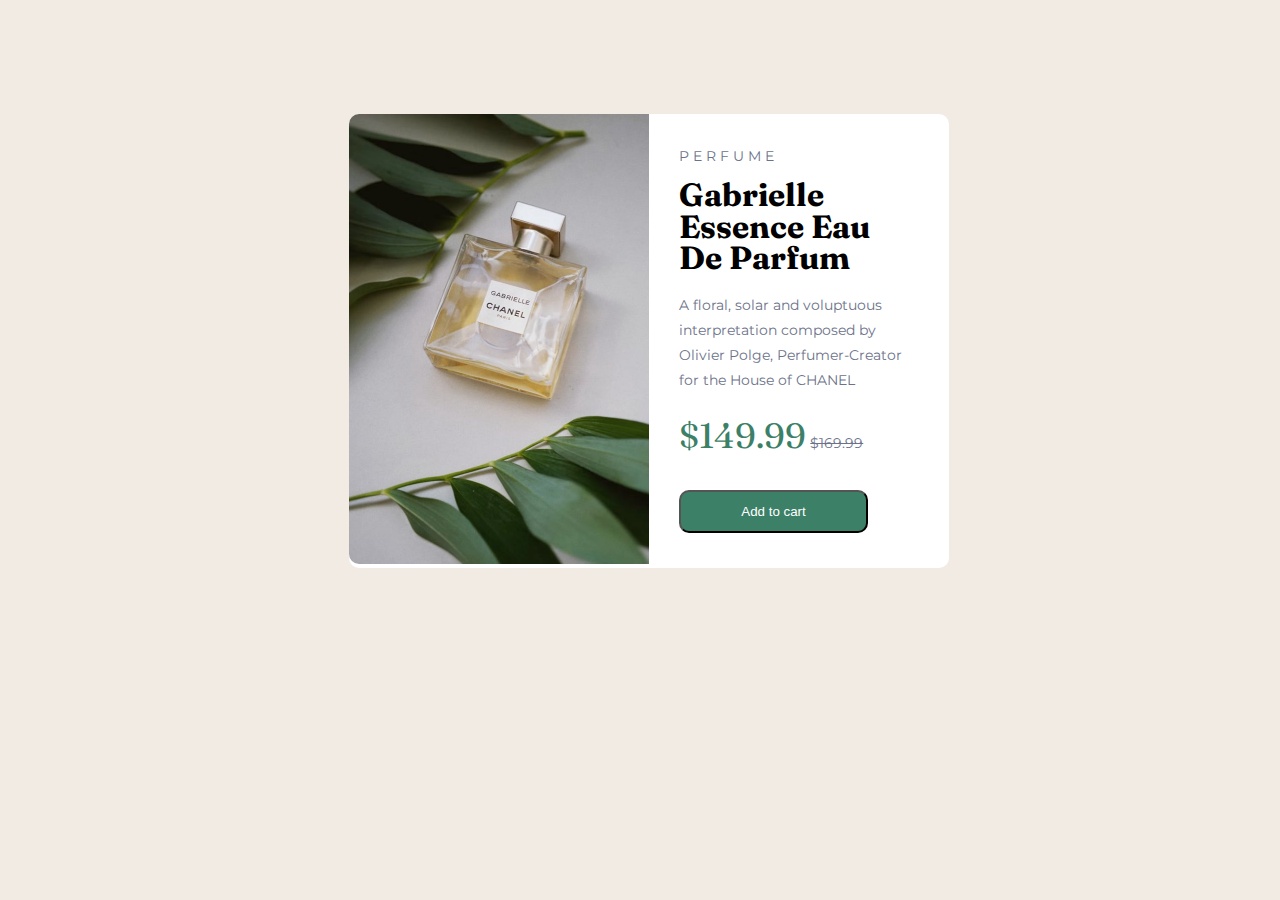
<file: index.html>
<!DOCTYPE html>
<html>
<head>
	<meta charset="utf-8">
	<meta name="viewport" content="width=device-width, initial-scale=1">
	<title>image designs</title>
	<link rel="stylesheet" type="text/css" href="style.css">
	<link href="https://fonts.googleapis.com/css2?family=Fraunces:wght@700&display=swap" rel="stylesheet">
	<link href="https://fonts.googleapis.com/css2?family=Montserrat:wght@500&display=swap" rel="stylesheet">
</head>
<body class="egg">
	<div class="OGA">

		<div class="2OGA">
			<img src="images/paff2.jpg">
		</div>

			<div class="3OGA">
				<p class="wen">P E R F U M E</p>
				<h1 class="elle" id="first">Gabrielle </h1>
				<h1 class="elle" id="sec">Essence Eau</h1>
				<h1 class="elle" id="ted">De Parfum</h1>
				<p class="cont" id="fot">A floral, solar and voluptuous interpretation composed by Olivier Polge, Perfumer-Creator for the House of CHANEL</p>
				<p><span>$149.99</span> <s>$169.99</s></p>
				<button>Add to cart</button>
			</div>
			
	</div>

</body>
</html>
</file>
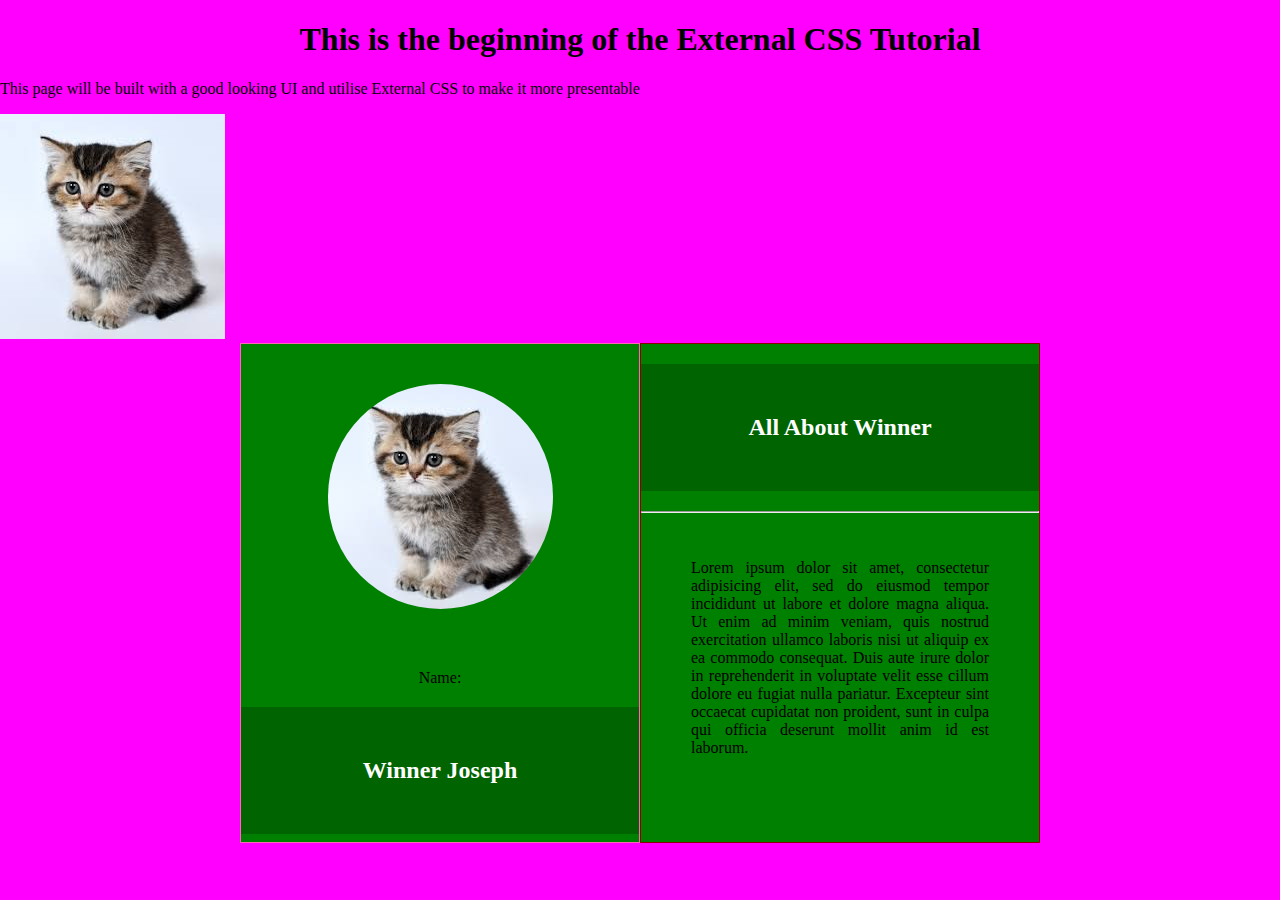
<file: ExternalCSS/index.html>
<!DOCTYPE html>
<html>
<head>
	<meta charset="utf-8">
	<meta name="viewport" content="width=device-width, initial-scale=1">
	<title>External CSS Practise</title>
	<link rel="stylesheet" type="text/css" href="style.css">
</head>
<body>
	<h1>
		This is the beginning of the External CSS Tutorial
	</h1>
	<p>This page will be built with a good looking UI and utilise External CSS to make it more presentable</p>
	<img src="image/download.jpeg">

	<!-- This div project starts here -->

	<div class="parent">
		<!-- first child here -->
		<div class="first-child">
			<img src="image/download.jpeg">
			<p>Name:</p>
			<h2>Winner Joseph</h2>
		</div>

		<!-- second child here -->
		<div class="second-child">
			<h2>All About Winner</h2>
			<hr>

			<p>
				Lorem ipsum dolor sit amet, consectetur adipisicing elit, sed do eiusmod
				tempor incididunt ut labore et dolore magna aliqua. Ut enim ad minim veniam,
				quis nostrud exercitation ullamco laboris nisi ut aliquip ex ea commodo
				consequat. Duis aute irure dolor in reprehenderit in voluptate velit esse
				cillum dolore eu fugiat nulla pariatur. Excepteur sint occaecat cupidatat non
				proident, sunt in culpa qui officia deserunt mollit anim id est laborum.
			</p>
		</div>
	</div>
</body>
</html>
</file>
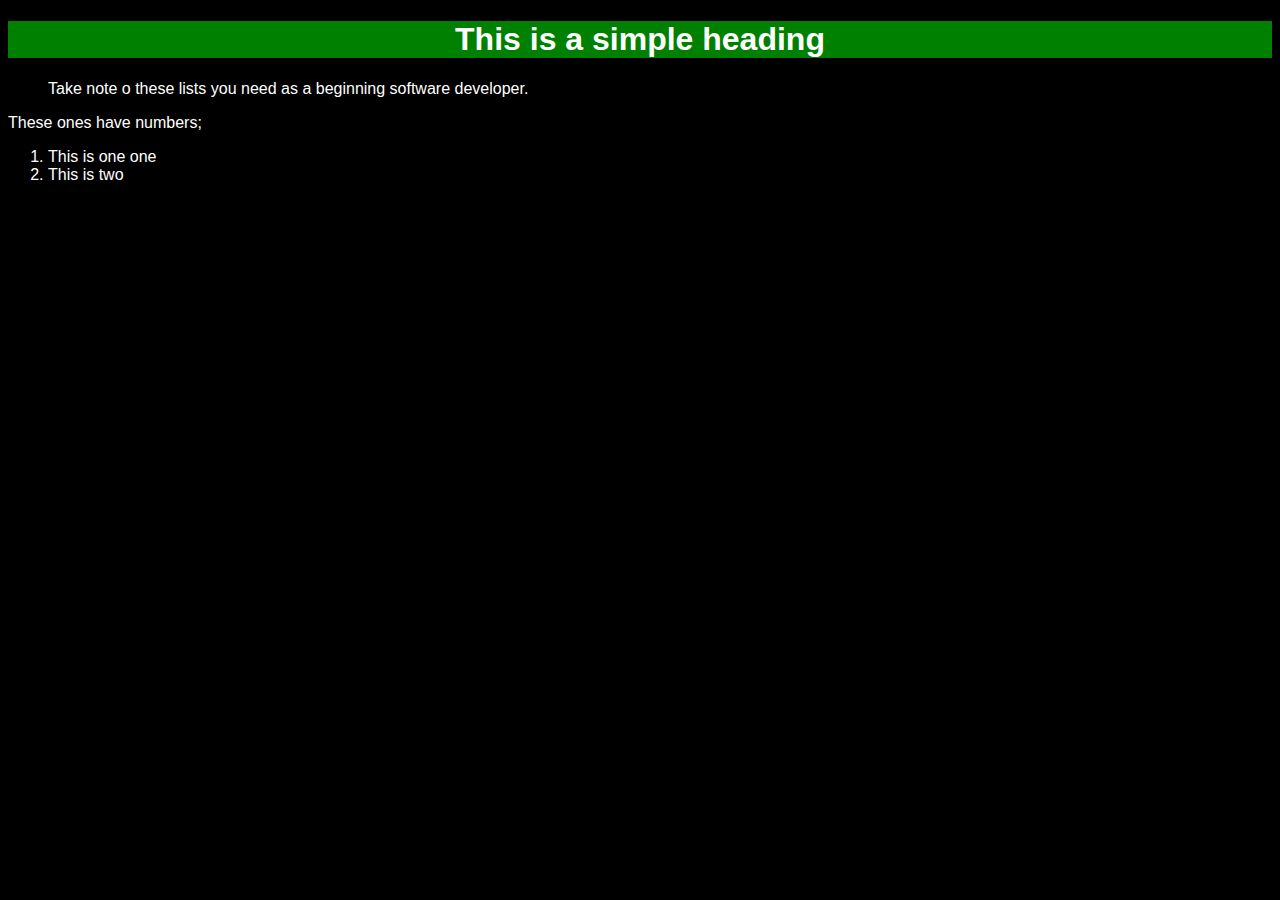
<file: Inline-css/index.html>
<!DOCTYPE html>
<html>
<head>
	<meta charset="utf-8">
	<meta name="viewport" content="width=device-width, initial-scale=1">
	<title>The Time Is Now</title>
</head>
<body style="color: white;background-color: black; font-family: helvetica;">
<h1 style="	background-color: green; text-align: center;">This is a simple heading</h1>

    <p><blockquote>Take note o these lists you need as a beginning software developer.</blockquote>These ones have numbers;</p>
    

    <ol>
    	<li>This is one one</li>
    	<li>This is two</li>
    </ol>




   

</body>
</html>
</file>
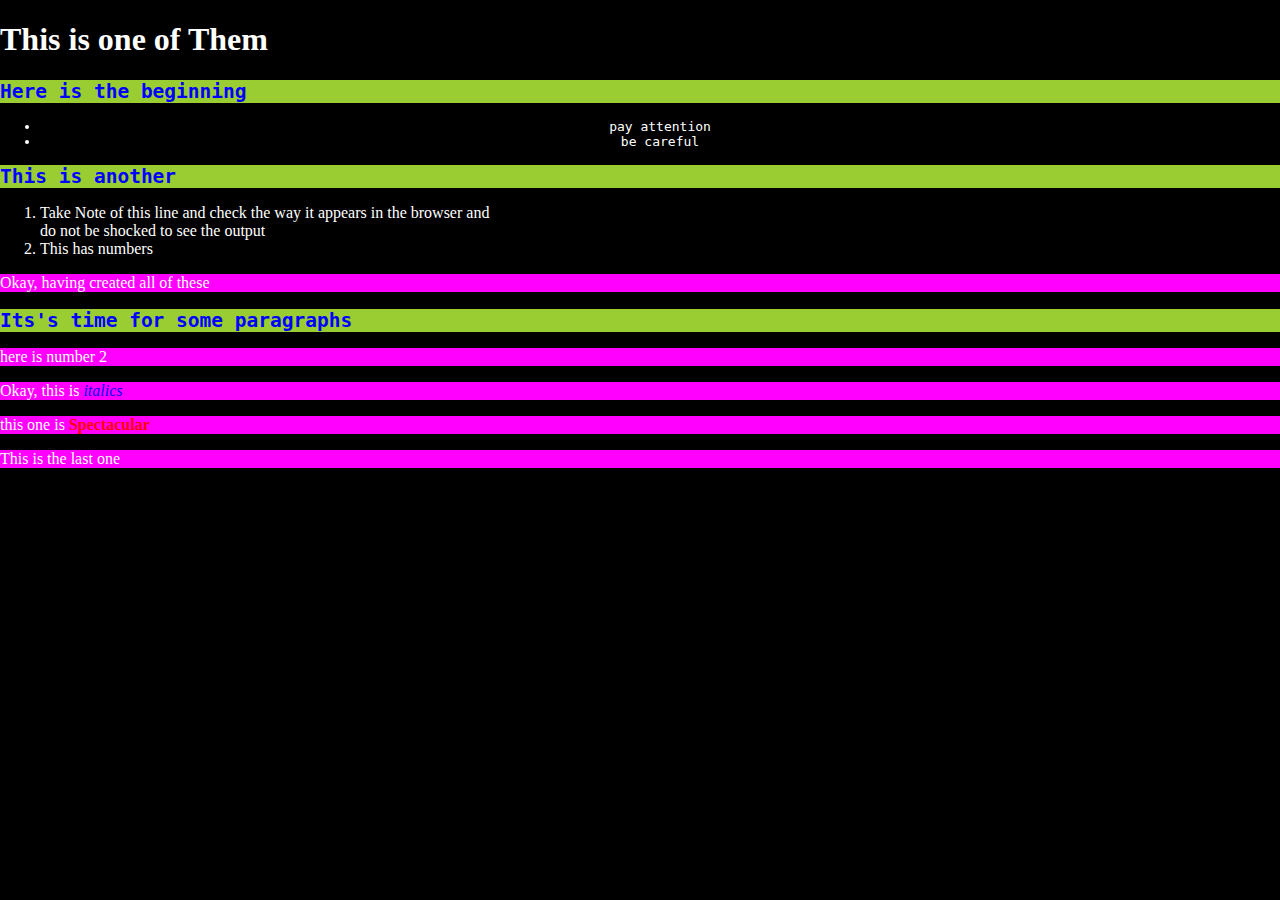
<file: internalOrEmbeddedCSS/index.html>
<!DOCTYPE html>
<html>
<head>
	<meta charset="utf-8">
	<meta name="viewport" content="width=device-width, initial-scale=1">
	<title>This is for internal css</title>
	<style type="text/css">
		h2{
			color: blue;
			font-family: monospace;
			background-color: yellowgreen;
		}
		body{
			padding: 0;
			margin: 0;
			background-color: black;
			color: white;
		}
		ul{
			text-align: center;
			list-style-type: disc;
			font-family: monospace;
		}
		ol{
			/*background-color: darkgrey;*/
			width: 450px;
		}
		strong{
			color: red;
		}
		p{
			background-color: fuchsia;
		}
		em{
			color: blue;
		}
	</style>

</head>
<body>
	<h1>This is one of Them</h1>
	<h2>Here is the beginning</h2>
	<ul>
		<li>pay attention</li>
		<li>be careful</li>
	</ul>
	<h2>This is another</h2>
	<ol>
		<li>Take Note of this line and check the way it appears in the browser and do not be shocked to see the output</li>
		<li>This has numbers</li>
	</ol>
  	<p>Okay, having created all of these</p>
  	<h2>Its's time for some paragraphs</h2>


  	<p>here is number 2</p>
  	<p>Okay, this is <em>italics</em></p>
  	<p>this one is <strong>Spectacular</strong></p>
  	<p>This is the last one</p>

</body>
</html>
</file>
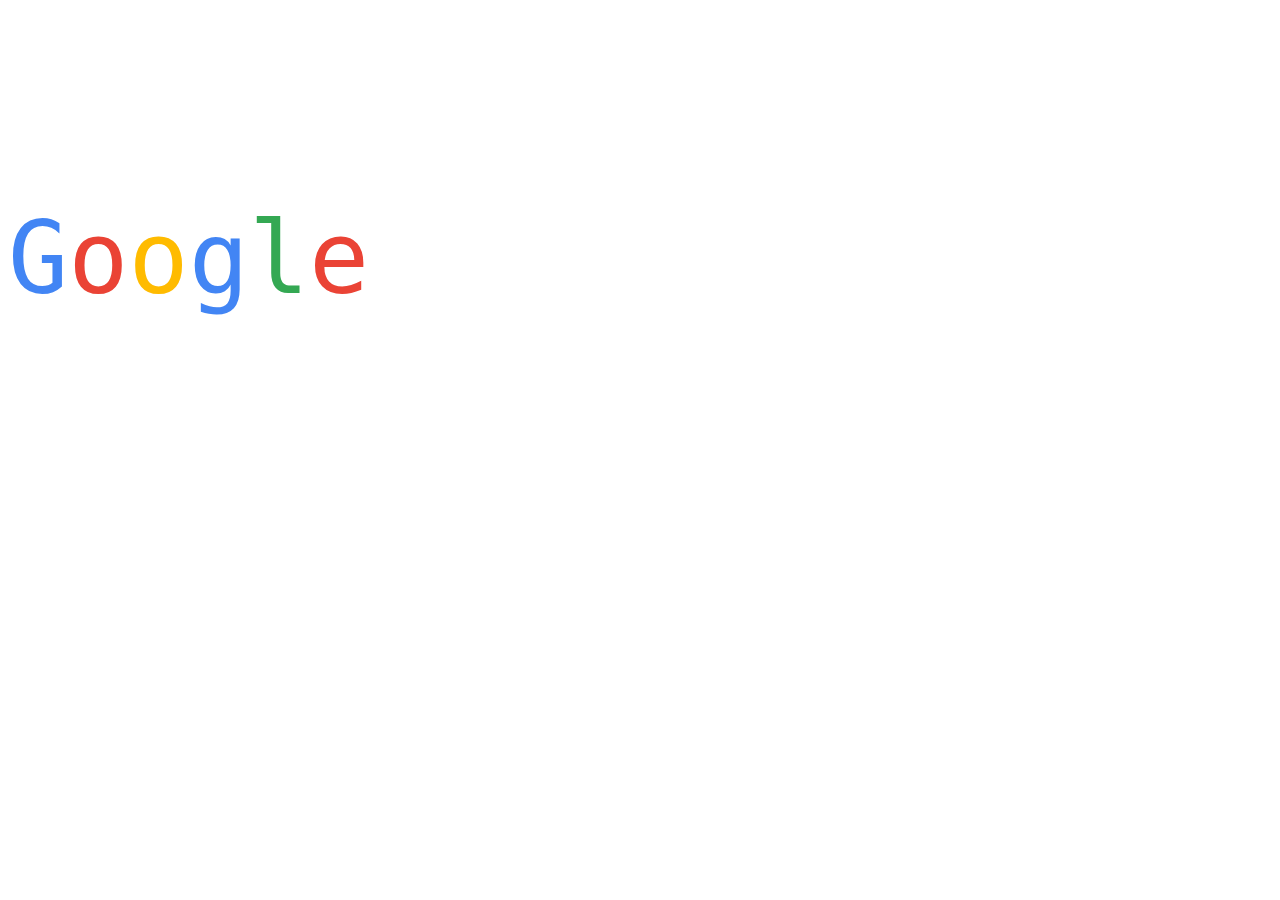
<file: google.html>
<!DOCTYPE html>
<html>
    <head>
        <title>My Google logo</title>
        <style>
            p{
                font-family: monospace;
                font-size: 100px;

                /*margin-left:500px;*/
                margin-top: 200px
        }
            #G{
                color: #4285F4;
            }
            #o-1{
                color: #EA4335;
            }
            #o-2{
                color: #FFBB00
            }
            #g{
                color: #4285F4
            }
            #l{
                color: #34A853
            }
            #e{
                color: #EA4335
            }



        </style>
    </head>
    <body>
        <p id="Google"><span id="G">G</span><span id="o-1">o</span><span id="o-2">o</span><span id="g">g</span><span id="l">l</span><span id="e">e</span></p>
        
    </body>
</html>
</file>
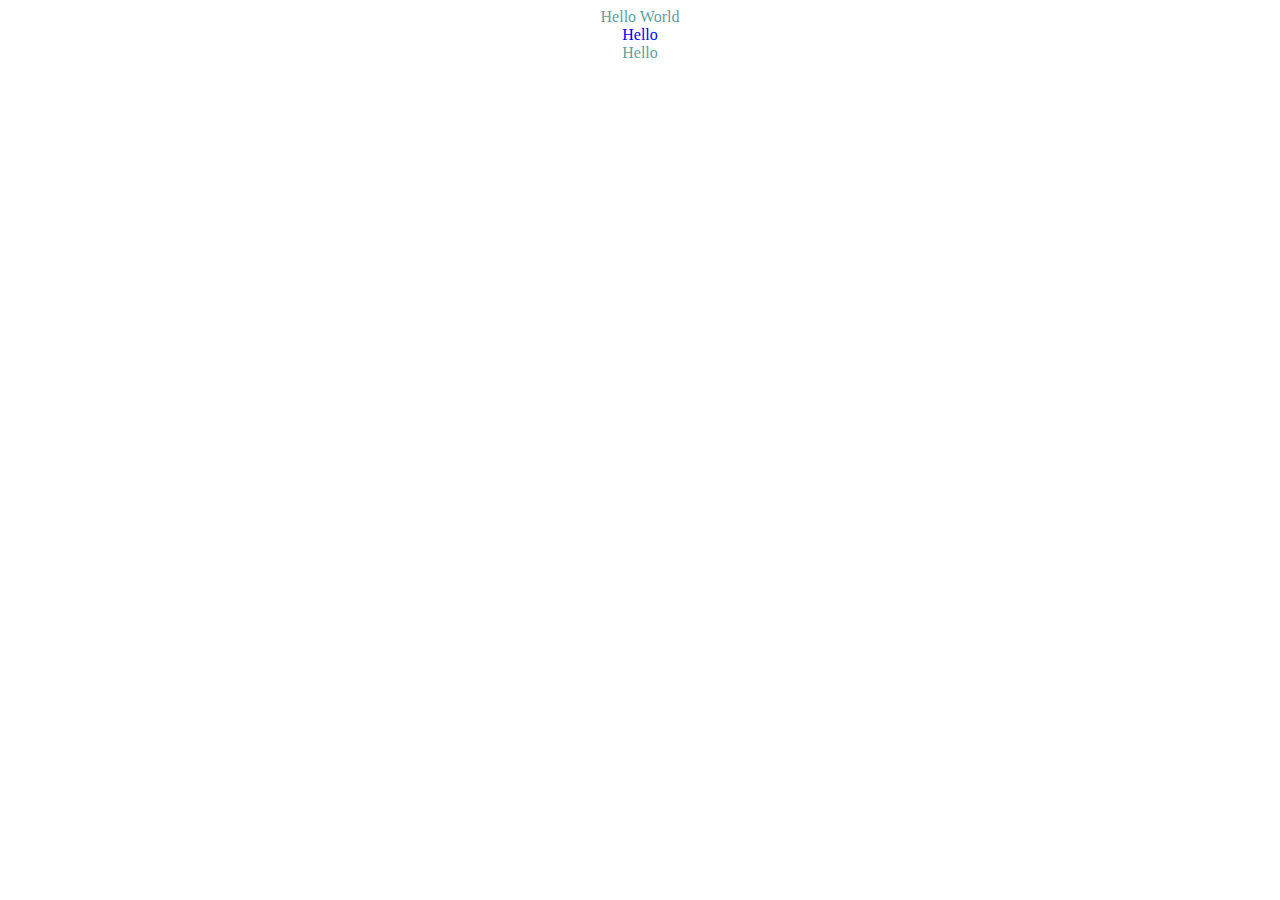
<file: free_style/practice.html>
<!DOCTYPE html>
<html>
<head>
	<style>
		body{
			color: cadetblue;
			text-align: center;
		}
		#hello{
			color: blue;
		}
	</style>
	<meta charset="utf-8">
	<meta name="viewport" content="width=device-width, initial-scale=1">
	<title>let's go</title>
</head>
<body>
Hello World
<div id="hello">Hello</div>
<div id="hello2">Hello</div>
</body>
</html>
</file>
<file: style.css>
.OGA{
	/*height:400px;*/
	width:600px;
	background-color: hsl(0, 0%, 100%);
	display: flex;
	margin-left: 27%;
	margin-top: 9%;
	margin-bottom: 15px;
	border-radius: 10px;
}
img{
	width: 300px;
	border-bottom-left-radius: 10px;
	border-top-left-radius: 10px;
}
body{
	background-color: hsl(30, 38%, 92%);
}
p{
	font-size: 14px;
	/*word-spacing: 3px;*/
	font-family: 'montserrat';
	line-height: 25px;
	padding-left: 30px;
	color: hsl(228, 12%, 48%);
	margin-top: 30px;
}
span{
	color: hsl(158, 36%, 37%);
	font-family: 'fraunces';
	font-size: 35px;
	margin-top: 0px;
}
h1{
	line-height: 10px;
	padding-left: 30px;
	font-family: 'fraunces';
}
button{
	background-color: hsl(158, 36%, 37%);
	margin-left: 30px;
	margin-top: 20px;
	padding: 12px 60px;
	border-radius: 10px;
	color: hsl(0, 0%, 100%);
}
.cont{
	margin-right: 40px;
}
</file>
<file: ExternalCSS/style.css>
body{
	background-color: fuchsia;
	padding: 0;
	margin: 0;
}


/*This is the header for the H1 use in this project*/
h1{
	text-align: center;
	font-family: cursive;
}

/*The Second header used inside this project across the whole body*/
h2{
	text-align: center;
	padding: 50px 0px;
	background-color: darkgreen;
	color: white;
}

/*The main DIV that houses both first child and second child, which helps to position them well */
.parent{
	width: 800px;
	height: 500px;
	background-color: green;
	display: flex;
	margin: auto;
}

/*First child DIV here*/
.first-child{
	width: 400px;
	text-align: center;
	border: 1px solid hotpink;
}


/*Second child DIV here*/
.second-child{
	width: 400px;
	border: 1px solid darkred;
}

/*Image use inside first child is controlled from here*/
.first-child img{
	border-radius: 50%;
	padding: 40px 0px;
}

/*Here is the CSS responsible for the paragraphs inside second child and not the entire body*/
.second-child p{
	padding: 30px 50px;
	text-align: justify;
}
</file>
